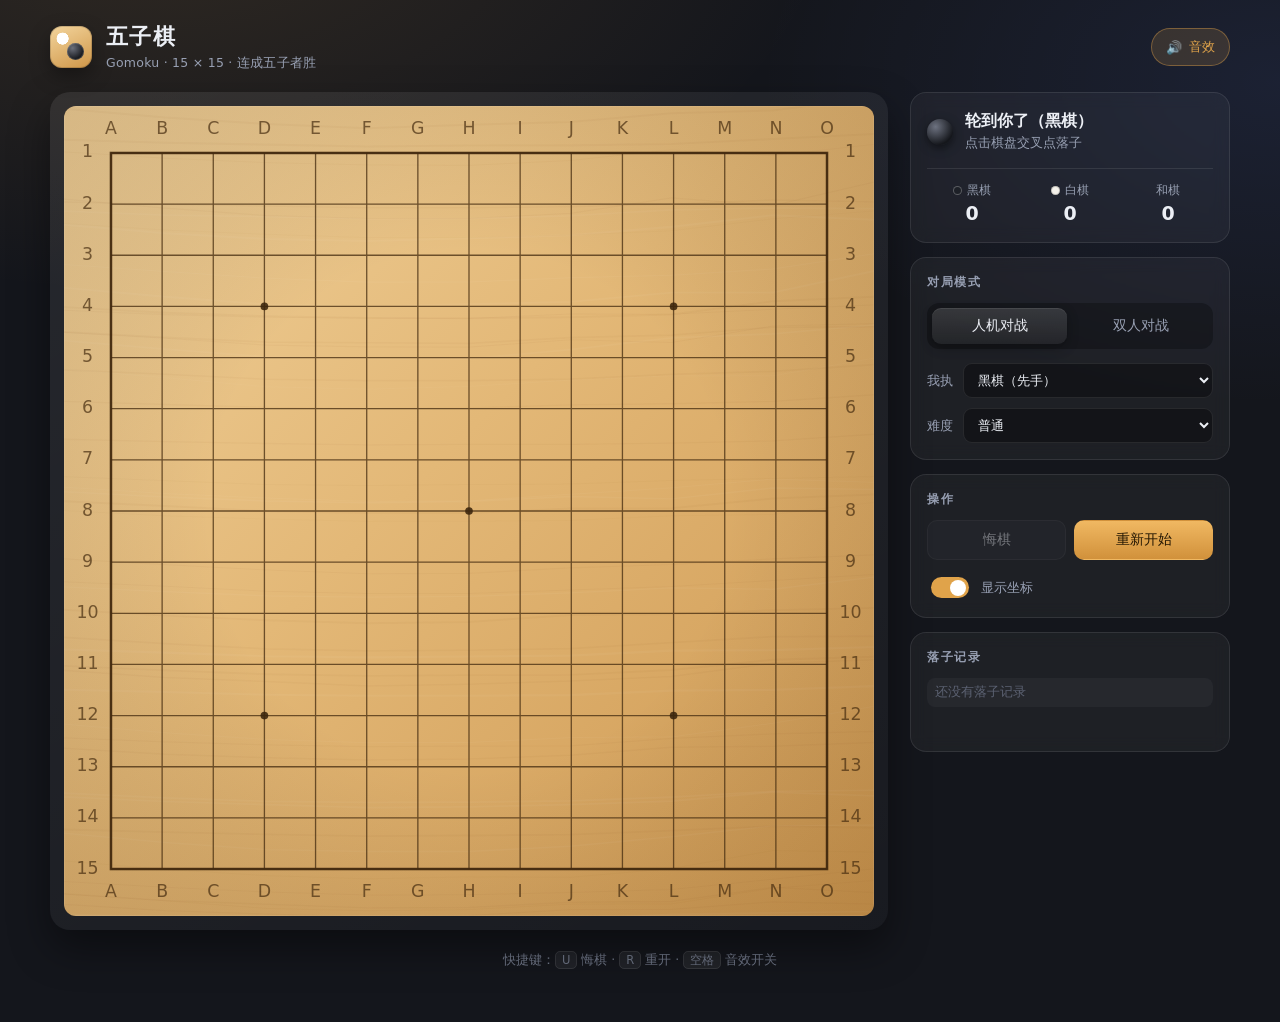
<file: index.html>
<!DOCTYPE html>
<html lang="zh-CN">
<head>
<meta charset="UTF-8" />
<meta name="viewport" content="width=device-width, initial-scale=1, viewport-fit=cover" />
<title>五子棋 · Gomoku</title>
<meta name="description" content="在线五子棋：人机对战与双人对战，支持悔棋、落子记录与胜负高亮。" />
<meta name="theme-color" content="#14161c" />
<meta property="og:type" content="website" />
<meta property="og:title" content="五子棋 · 在线对弈" />
<meta property="og:description" content="15×15 棋盘，人机对战（三档难度）与双人对战，含悔棋、落子记录与五连高亮。" />
<meta name="twitter:card" content="summary" />
<!-- 发布到公网后，可在这里补上分享缩略图： <meta property="og:image" content="https://你的域名/preview.png" /> -->
<link rel="stylesheet" href="styles.css" />
<link rel="icon" href="data:image/svg+xml,<svg xmlns='http://www.w3.org/2000/svg' viewBox='0 0 32 32'><rect width='32' height='32' rx='7' fill='%23e3b877'/><circle cx='12' cy='12' r='6' fill='%23211d1a'/><circle cx='21' cy='21' r='6' fill='%23fdfaf4' stroke='%23c9bda9'/></svg>" />
</head>
<body>
<div class="app">
  <header class="topbar">
    <div class="brand">
      <span class="brand-mark" aria-hidden="true"></span>
      <div>
        <h1>五子棋</h1>
        <p class="brand-sub">Gomoku · 15 × 15 · 连成五子者胜</p>
      </div>
    </div>
    <button id="soundBtn" class="icon-btn" type="button" aria-pressed="true" title="落子音效">
      <span class="icon-sound-on">🔊</span><span class="icon-sound-off">🔇</span>
      <span class="icon-btn-label">音效</span>
    </button>
  </header>

  <main class="layout">
    <section class="board-panel">
      <div class="board-frame">
        <canvas id="board" role="img" aria-label="五子棋棋盘"></canvas>
        <div id="thinking" class="thinking" hidden>
          <span class="spinner" aria-hidden="true"></span>思考中…
        </div>
        <div id="overlay" class="overlay" hidden>
          <div class="overlay-card">
            <p id="overlayTitle" class="overlay-title">黑棋胜</p>
            <p id="overlayText" class="overlay-text">共 0 手</p>
            <div class="overlay-actions">
              <button id="overlayAgain" class="btn btn-primary" type="button">再来一局</button>
              <button id="overlayClose" class="btn btn-ghost" type="button">看看棋盘</button>
            </div>
          </div>
        </div>
      </div>
    </section>

    <aside class="side-panel">
      <div class="card status-card">
        <div class="turn-row">
          <span id="turnDot" class="turn-dot black"></span>
          <div>
            <p id="statusText" class="status-text">黑棋先行</p>
            <p id="statusSub" class="status-sub">点击棋盘落子</p>
          </div>
        </div>
        <div class="score-row">
          <div class="score-item">
            <span class="score-label"><i class="dot black"></i>黑棋</span>
            <span id="scoreBlack" class="score-value">0</span>
          </div>
          <div class="score-item">
            <span class="score-label"><i class="dot white"></i>白棋</span>
            <span id="scoreWhite" class="score-value">0</span>
          </div>
          <div class="score-item">
            <span class="score-label">和棋</span>
            <span id="scoreDraw" class="score-value">0</span>
          </div>
        </div>
      </div>

      <div class="card">
        <h2 class="card-title">对局模式</h2>
        <div class="segmented" role="group" aria-label="对局模式">
          <button class="seg active" data-mode="pve" type="button">人机对战</button>
          <button class="seg" data-mode="pvp" type="button">双人对战</button>
        </div>
        <div id="aiOptions" class="ai-options">
          <label for="sideSelect">我执</label>
          <select id="sideSelect" class="select">
            <option value="black">黑棋（先手）</option>
            <option value="white">白棋（后手）</option>
          </select>
          <label for="levelSelect">难度</label>
          <select id="levelSelect" class="select">
            <option value="easy">简单</option>
            <option value="normal" selected>普通</option>
            <option value="hard">困难</option>
          </select>
        </div>
      </div>

      <div class="card">
        <h2 class="card-title">操作</h2>
        <div class="actions">
          <button id="undoBtn" class="btn btn-ghost" type="button">悔棋</button>
          <button id="restartBtn" class="btn btn-primary" type="button">重新开始</button>
        </div>
        <label class="switch">
          <input id="coordToggle" type="checkbox" checked />
          <span>显示坐标</span>
        </label>
      </div>

      <div class="card history-card">
        <h2 class="card-title">落子记录</h2>
        <ol id="history" class="history"></ol>
      </div>
    </aside>
  </main>

  <footer class="footer">
    <p>快捷键：<kbd>U</kbd> 悔棋 · <kbd>R</kbd> 重开 · <kbd>空格</kbd> 音效开关</p>
  </footer>
</div>

<script src="game.js"></script>
<script src="app.js"></script>
</body>
</html>
</file>
<file: styles.css>
:root {
  --bg: #14161c;
  --bg-soft: #1b1e26;
  --card: rgba(255, 255, 255, 0.045);
  --card-border: rgba(255, 255, 255, 0.09);
  --text: #eceff5;
  --text-dim: #98a0b3;
  --accent: #e0a34a;
  --accent-soft: rgba(224, 163, 74, 0.16);
  --line: #6b4f2a;
  --wood-1: #f0cf95;
  --wood-2: #dfb06c;
  --wood-3: #c9914b;
  --radius: 16px;
  --shadow: 0 18px 40px rgba(0, 0, 0, 0.42);
}

* { box-sizing: border-box; }

html, body {
  margin: 0;
  padding: 0;
  min-height: 100%;
}

body {
  background:
    radial-gradient(1100px 640px at 12% -10%, rgba(224, 163, 74, 0.14), transparent 62%),
    radial-gradient(900px 560px at 100% 8%, rgba(96, 132, 255, 0.10), transparent 58%),
    var(--bg);
  color: var(--text);
  font-family: "Segoe UI", "PingFang SC", "Microsoft YaHei", "Hiragino Sans GB", system-ui, sans-serif;
  -webkit-font-smoothing: antialiased;
  padding: 22px 20px 40px;
}

.app {
  max-width: 1180px;
  margin: 0 auto;
}

/* ---------- 顶部 ---------- */
.topbar {
  display: flex;
  align-items: center;
  justify-content: space-between;
  gap: 16px;
  margin-bottom: 20px;
}

.brand {
  display: flex;
  align-items: center;
  gap: 14px;
}

.brand-mark {
  width: 42px;
  height: 42px;
  border-radius: 12px;
  background:
    radial-gradient(circle at 30% 30%, #ffffff 0 14%, transparent 15%),
    linear-gradient(155deg, #f3d59d, #cf9648);
  box-shadow: inset 0 0 0 1px rgba(0, 0, 0, 0.16), 0 8px 20px rgba(0, 0, 0, 0.34);
  position: relative;
}

.brand-mark::after {
  content: "";
  position: absolute;
  right: 8px;
  bottom: 8px;
  width: 17px;
  height: 17px;
  border-radius: 50%;
  background: radial-gradient(circle at 33% 30%, #6b6f7a, #16181d 70%);
  box-shadow: inset 0 0 0 1px rgba(255, 255, 255, 0.16);
}

h1 {
  margin: 0;
  font-size: 22px;
  letter-spacing: 0.06em;
  font-weight: 650;
}

.brand-sub {
  margin: 3px 0 0;
  font-size: 12.5px;
  color: var(--text-dim);
  letter-spacing: 0.02em;
}

.icon-btn {
  display: inline-flex;
  align-items: center;
  gap: 7px;
  padding: 9px 14px;
  border-radius: 999px;
  border: 1px solid var(--card-border);
  background: var(--card);
  color: var(--text-dim);
  font-size: 13px;
  cursor: pointer;
  transition: color .18s, border-color .18s, background .18s;
}

.icon-btn:hover { color: var(--text); border-color: rgba(255, 255, 255, 0.2); }
.icon-btn[aria-pressed="true"] { color: var(--accent); border-color: rgba(224, 163, 74, 0.4); background: var(--accent-soft); }
.icon-btn[aria-pressed="true"] .icon-sound-off,
.icon-btn[aria-pressed="false"] .icon-sound-on { display: none; }

/* ---------- 布局 ---------- */
.layout {
  display: grid;
  grid-template-columns: minmax(0, 1fr) 320px;
  gap: 22px;
  align-items: start;
}

.board-frame {
  position: relative;
  border-radius: 20px;
  padding: 14px;
  background: linear-gradient(150deg, rgba(255, 255, 255, 0.08), rgba(255, 255, 255, 0.02));
  box-shadow: var(--shadow);
}

#board {
  display: block;
  width: 100%;
  height: auto;
  aspect-ratio: 1 / 1;
  border-radius: 12px;
  cursor: pointer;
  touch-action: manipulation;
  box-shadow: inset 0 0 0 1px rgba(90, 58, 18, 0.5);
}

#board.locked { cursor: default; }

/* ---------- 侧栏 ---------- */
.side-panel {
  display: grid;
  gap: 14px;
}

.card {
  background: var(--card);
  border: 1px solid var(--card-border);
  border-radius: var(--radius);
  padding: 16px;
  backdrop-filter: blur(8px);
}

.card-title {
  margin: 0 0 12px;
  font-size: 12px;
  letter-spacing: 0.14em;
  text-transform: uppercase;
  color: var(--text-dim);
  font-weight: 600;
}

.status-card { padding: 18px 16px; }

.turn-row {
  display: flex;
  align-items: center;
  gap: 12px;
}

.turn-dot {
  width: 26px;
  height: 26px;
  border-radius: 50%;
  flex: none;
  transition: background .2s;
}

.turn-dot.black { background: radial-gradient(circle at 33% 30%, #6d7280, #15171c 72%); box-shadow: 0 3px 10px rgba(0, 0, 0, 0.5); }
.turn-dot.white { background: radial-gradient(circle at 33% 30%, #ffffff, #d8d2c6 78%); box-shadow: 0 3px 10px rgba(0, 0, 0, 0.35); }
.turn-dot.win { box-shadow: 0 0 0 4px var(--accent-soft), 0 0 16px rgba(224, 163, 74, 0.55); }

.status-text {
  margin: 0;
  font-size: 16px;
  font-weight: 600;
}

.status-sub {
  margin: 3px 0 0;
  font-size: 12.5px;
  color: var(--text-dim);
}

.score-row {
  display: grid;
  grid-template-columns: repeat(3, 1fr);
  gap: 8px;
  margin-top: 16px;
  padding-top: 14px;
  border-top: 1px solid var(--card-border);
}

.score-item {
  display: grid;
  gap: 4px;
  justify-items: center;
}

.score-label {
  display: inline-flex;
  align-items: center;
  gap: 5px;
  font-size: 11.5px;
  color: var(--text-dim);
}

.dot {
  width: 9px;
  height: 9px;
  border-radius: 50%;
  display: inline-block;
}

.dot.black { background: #1d2027; box-shadow: inset 0 0 0 1px rgba(255, 255, 255, 0.28); }
.dot.white { background: #f4f1ea; box-shadow: inset 0 0 0 1px rgba(0, 0, 0, 0.2); }

.score-value {
  font-size: 19px;
  font-weight: 650;
  font-variant-numeric: tabular-nums;
}

.segmented {
  display: grid;
  grid-template-columns: 1fr 1fr;
  gap: 6px;
  padding: 5px;
  background: rgba(0, 0, 0, 0.28);
  border-radius: 12px;
}

.seg {
  padding: 9px 8px;
  border: none;
  border-radius: 9px;
  background: transparent;
  color: var(--text-dim);
  font-size: 13.5px;
  font-family: inherit;
  cursor: pointer;
  transition: background .18s, color .18s;
}

.seg:hover { color: var(--text); }
.seg.active {
  background: linear-gradient(180deg, rgba(255, 255, 255, 0.14), rgba(255, 255, 255, 0.06));
  color: var(--text);
  box-shadow: 0 1px 0 rgba(255, 255, 255, 0.08) inset, 0 4px 12px rgba(0, 0, 0, 0.3);
}

.ai-options {
  display: grid;
  grid-template-columns: auto 1fr;
  align-items: center;
  gap: 10px;
  margin-top: 14px;
  font-size: 13px;
  color: var(--text-dim);
}

.ai-options.hidden { display: none; }

.select {
  width: 100%;
  padding: 8px 10px;
  border-radius: 9px;
  border: 1px solid var(--card-border);
  background: rgba(0, 0, 0, 0.35);
  color: var(--text);
  font-family: inherit;
  font-size: 13px;
  cursor: pointer;
}

.select:focus-visible,
.btn:focus-visible,
.seg:focus-visible,
.icon-btn:focus-visible {
  outline: 2px solid var(--accent);
  outline-offset: 2px;
}

.actions {
  display: grid;
  grid-template-columns: 1fr 1fr;
  gap: 8px;
}

.btn {
  padding: 10px 14px;
  border-radius: 10px;
  border: 1px solid transparent;
  font-family: inherit;
  font-size: 13.5px;
  font-weight: 550;
  cursor: pointer;
  transition: transform .12s, filter .18s, background .18s, border-color .18s;
}

.btn:active { transform: translateY(1px); }
.btn:disabled { opacity: 0.42; cursor: not-allowed; }

.btn-primary {
  background: linear-gradient(180deg, #f0b862, #d1913b);
  color: #241703;
}

.btn-primary:hover:not(:disabled) { filter: brightness(1.06); }

.btn-ghost {
  background: rgba(255, 255, 255, 0.05);
  border-color: var(--card-border);
  color: var(--text);
}

.btn-ghost:hover:not(:disabled) { background: rgba(255, 255, 255, 0.1); }

.switch {
  display: flex;
  align-items: center;
  gap: 9px;
  margin-top: 14px;
  font-size: 13px;
  color: var(--text-dim);
  cursor: pointer;
  user-select: none;
}

.switch input {
  appearance: none;
  width: 38px;
  height: 21px;
  border-radius: 999px;
  background: rgba(255, 255, 255, 0.16);
  position: relative;
  cursor: pointer;
  transition: background .2s;
}

.switch input::after {
  content: "";
  position: absolute;
  top: 2.5px;
  left: 3px;
  width: 16px;
  height: 16px;
  border-radius: 50%;
  background: #fff;
  transition: transform .2s;
}

.switch input:checked { background: var(--accent); }
.switch input:checked::after { transform: translateX(16px); }

.history-card { min-height: 120px; }

.history {
  list-style: none;
  margin: 0;
  padding: 0;
  max-height: 210px;
  overflow-y: auto;
  display: grid;
  gap: 2px;
  font-size: 13px;
}

.history li {
  display: flex;
  align-items: center;
  gap: 9px;
  padding: 6px 8px;
  border-radius: 8px;
  color: var(--text-dim);
  font-variant-numeric: tabular-nums;
}

.history li:nth-child(odd) { background: rgba(255, 255, 255, 0.035); }
.history li.latest { color: var(--text); background: var(--accent-soft); }
.history li .no { width: 26px; color: #6d7484; }
.history .empty { color: #5c6272; font-size: 12.5px; }

/* ---------- 棋盘上的浮层 ---------- */
.thinking {
  position: absolute;
  left: 50%;
  bottom: 26px;
  transform: translateX(-50%);
  display: flex;
  align-items: center;
  gap: 8px;
  padding: 8px 14px;
  border-radius: 999px;
  background: rgba(12, 13, 17, 0.82);
  border: 1px solid var(--card-border);
  color: #dbe0ea;
  font-size: 12.5px;
  pointer-events: none;
}

.thinking[hidden] { display: none; }

.spinner {
  width: 12px;
  height: 12px;
  border-radius: 50%;
  border: 2px solid rgba(255, 255, 255, 0.25);
  border-top-color: var(--accent);
  animation: spin .7s linear infinite;
}

@keyframes spin { to { transform: rotate(360deg); } }

.overlay {
  position: absolute;
  inset: 14px;
  border-radius: 12px;
  display: flex;
  align-items: flex-end;
  justify-content: center;
  padding-bottom: 22px;
  background: linear-gradient(to top,
    rgba(10, 11, 15, 0.62) 0%,
    rgba(10, 11, 15, 0.28) 42%,
    rgba(10, 11, 15, 0.1) 100%);
  animation: fade .22s ease-out;
}

.overlay[hidden] { display: none; }

@keyframes fade { from { opacity: 0; } to { opacity: 1; } }

.overlay-card {
  text-align: center;
  padding: 18px 24px;
  border-radius: 16px;
  background: linear-gradient(180deg, rgba(36, 39, 48, 0.96), rgba(22, 24, 30, 0.96));
  border: 1px solid rgba(255, 255, 255, 0.12);
  box-shadow: 0 16px 34px rgba(0, 0, 0, 0.48);
  animation: pop .24s cubic-bezier(.2, .9, .3, 1.2);
}

@keyframes pop { from { transform: scale(.92); opacity: 0; } to { transform: scale(1); opacity: 1; } }

.overlay-title {
  margin: 0;
  font-size: 20px;
  font-weight: 650;
  letter-spacing: 0.04em;
}

.overlay-text {
  margin: 6px 0 14px;
  font-size: 12.5px;
  color: var(--text-dim);
}

.overlay-actions {
  display: flex;
  gap: 8px;
  justify-content: center;
}

.footer {
  margin-top: 22px;
  text-align: center;
  color: #6f7687;
  font-size: 12.5px;
}

kbd {
  padding: 1px 6px;
  border-radius: 5px;
  border: 1px solid var(--card-border);
  background: rgba(255, 255, 255, 0.06);
  font-family: inherit;
  font-size: 11.5px;
}

/* ---------- 响应式 ---------- */
@media (max-width: 940px) {
  .layout { grid-template-columns: minmax(0, 1fr); }
  .side-panel { grid-template-columns: repeat(auto-fit, minmax(250px, 1fr)); }
  .history-card { grid-column: 1 / -1; }
}

@media (max-width: 560px) {
  body { padding: 16px 12px 32px; }
  h1 { font-size: 19px; }
  .board-frame { padding: 9px; }
  .overlay { inset: 9px; }
  .overlay-card { padding: 20px; }
  .brand-sub { display: none; }
}

@media (prefers-reduced-motion: reduce) {
  * { animation-duration: 0.001ms !important; transition-duration: 0.001ms !important; }
}
</file>
